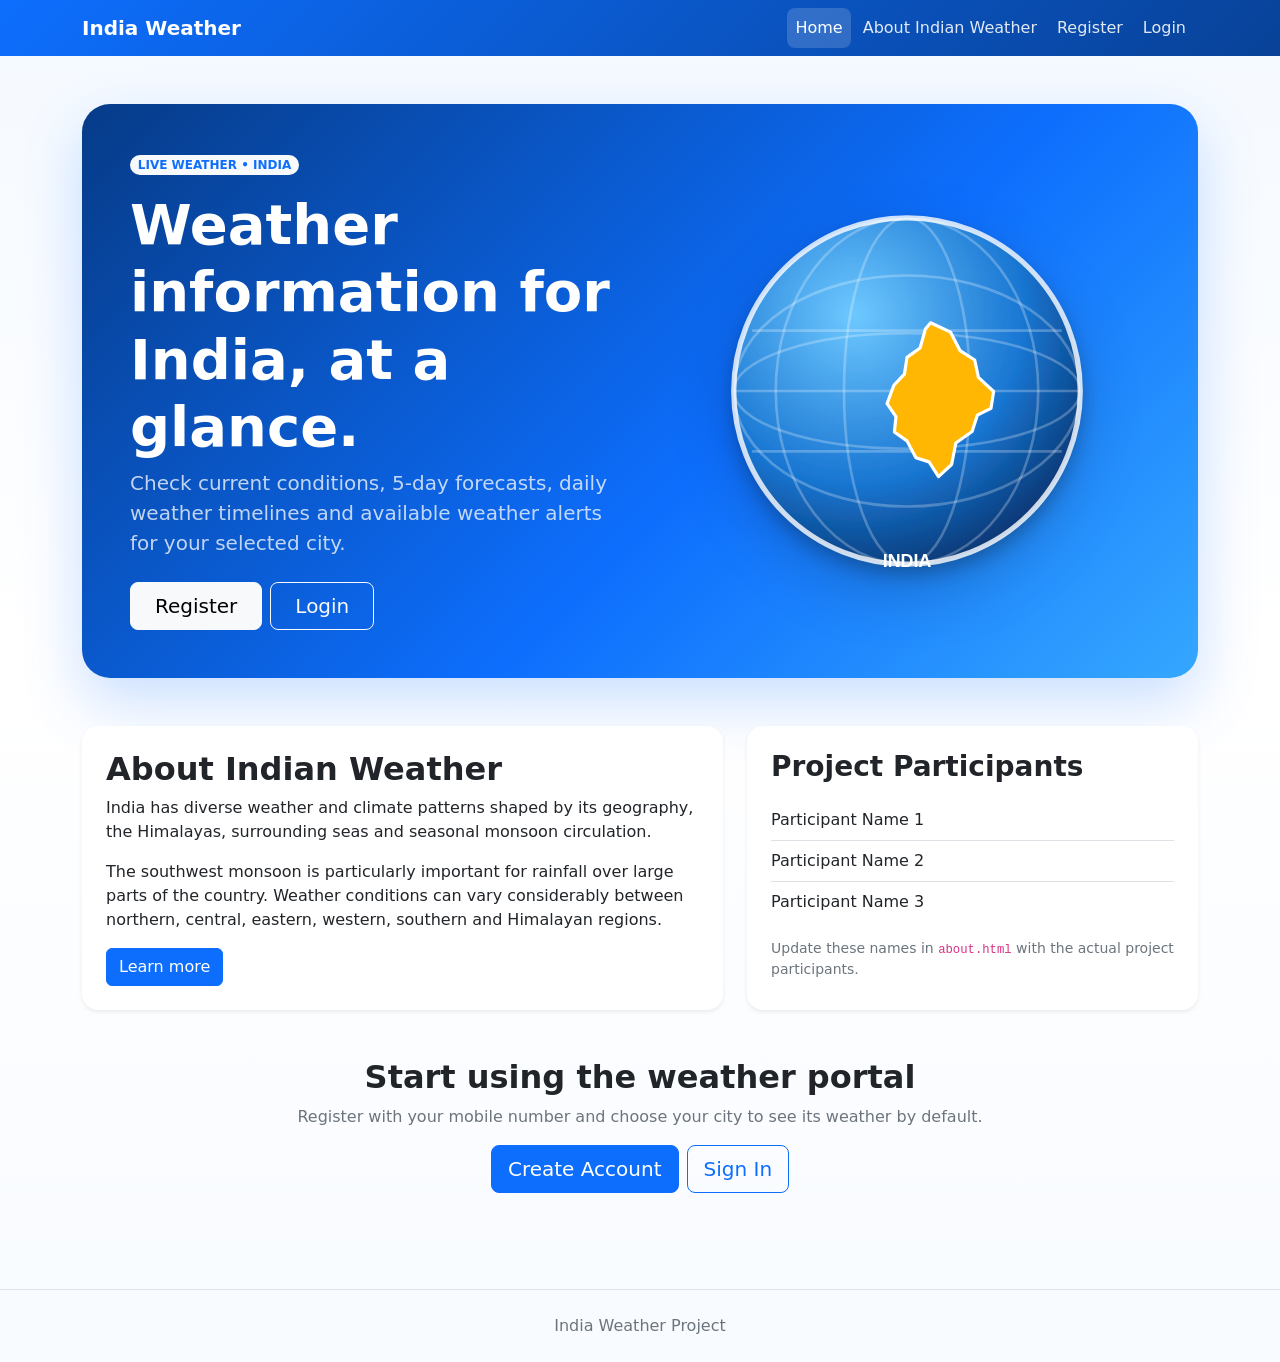
<file: src/main/webapp/index.html>
<!doctype html>
<html lang="en">
<head>
<meta charset="utf-8"><meta name="viewport" content="width=device-width,initial-scale=1">
<title>India Weather | Weather Information Portal</title>
<link href="https://cdn.jsdelivr.net/npm/bootstrap@5.3.3/dist/css/bootstrap.min.css" rel="stylesheet">
<link href="css/app.css" rel="stylesheet">
</head>
<body class="landing-bg">
<nav class="navbar navbar-expand-lg navbar-dark weather-nav">
<div class="container"><a class="navbar-brand fw-bold" href="index.html">India Weather</a>
<button class="navbar-toggler" data-bs-toggle="collapse" data-bs-target="#nav"><span class="navbar-toggler-icon"></span></button>
<div class="collapse navbar-collapse" id="nav"><div class="navbar-nav ms-auto"><a class="nav-link active" href="index.html">Home</a><a class="nav-link" href="about.html">About Indian Weather</a><a class="nav-link" href="register.html">Register</a><a class="nav-link" href="login.html">Login</a></div></div></div></nav>
<main class="container py-5">
<section class="landing-hero p-4 p-lg-5"><div class="row align-items-center g-5"><div class="col-lg-6 order-lg-2 text-center"><img src="assets/india-globe.svg" class="img-fluid landing-globe" alt="Globe showing India"></div>
<div class="col-lg-6 order-lg-1"><span class="badge rounded-pill text-bg-light text-primary mb-3">LIVE WEATHER • INDIA</span><h1 class="display-4 fw-bold">Weather information for India, at a glance.</h1><p class="lead opacity-75">Check current conditions, 5-day forecasts, daily weather timelines and available weather alerts for your selected city.</p><div class="d-flex flex-wrap gap-2 mt-4"><a class="btn btn-light btn-lg px-4" href="register.html">Register</a><a class="btn btn-outline-light btn-lg px-4" href="login.html">Login</a></div></div></div></section>
<section class="py-5"><div class="row g-4"><div class="col-lg-7"><div class="card border-0 shadow-sm h-100"><div class="card-body p-4"><h2 class="fw-bold">About Indian Weather</h2><p>India has diverse weather and climate patterns shaped by its geography, the Himalayas, surrounding seas and seasonal monsoon circulation.</p><p>The southwest monsoon is particularly important for rainfall over large parts of the country. Weather conditions can vary considerably between northern, central, eastern, western, southern and Himalayan regions.</p><a href="about.html" class="btn btn-primary">Learn more</a></div></div></div><div class="col-lg-5"><div class="card border-0 shadow-sm h-100"><div class="card-body p-4"><h3 class="fw-bold">Project Participants</h3><ul class="list-group list-group-flush mt-3"><li class="list-group-item px-0">Participant Name 1</li><li class="list-group-item px-0">Participant Name 2</li><li class="list-group-item px-0">Participant Name 3</li></ul><p class="small text-secondary mt-3 mb-0">Update these names in <code>about.html</code> with the actual project participants.</p></div></div></div></div></section>
<section class="pb-5"><div class="text-center"><h2 class="fw-bold">Start using the weather portal</h2><p class="text-secondary">Register with your mobile number and choose your city to see its weather by default.</p><a href="register.html" class="btn btn-primary btn-lg me-2">Create Account</a><a href="login.html" class="btn btn-outline-primary btn-lg">Sign In</a></div></section>
</main><footer class="py-4 text-center text-secondary border-top">India Weather Project</footer>
<script src="https://cdn.jsdelivr.net/npm/bootstrap@5.3.3/dist/js/bootstrap.bundle.min.js"></script></body></html>
</file>
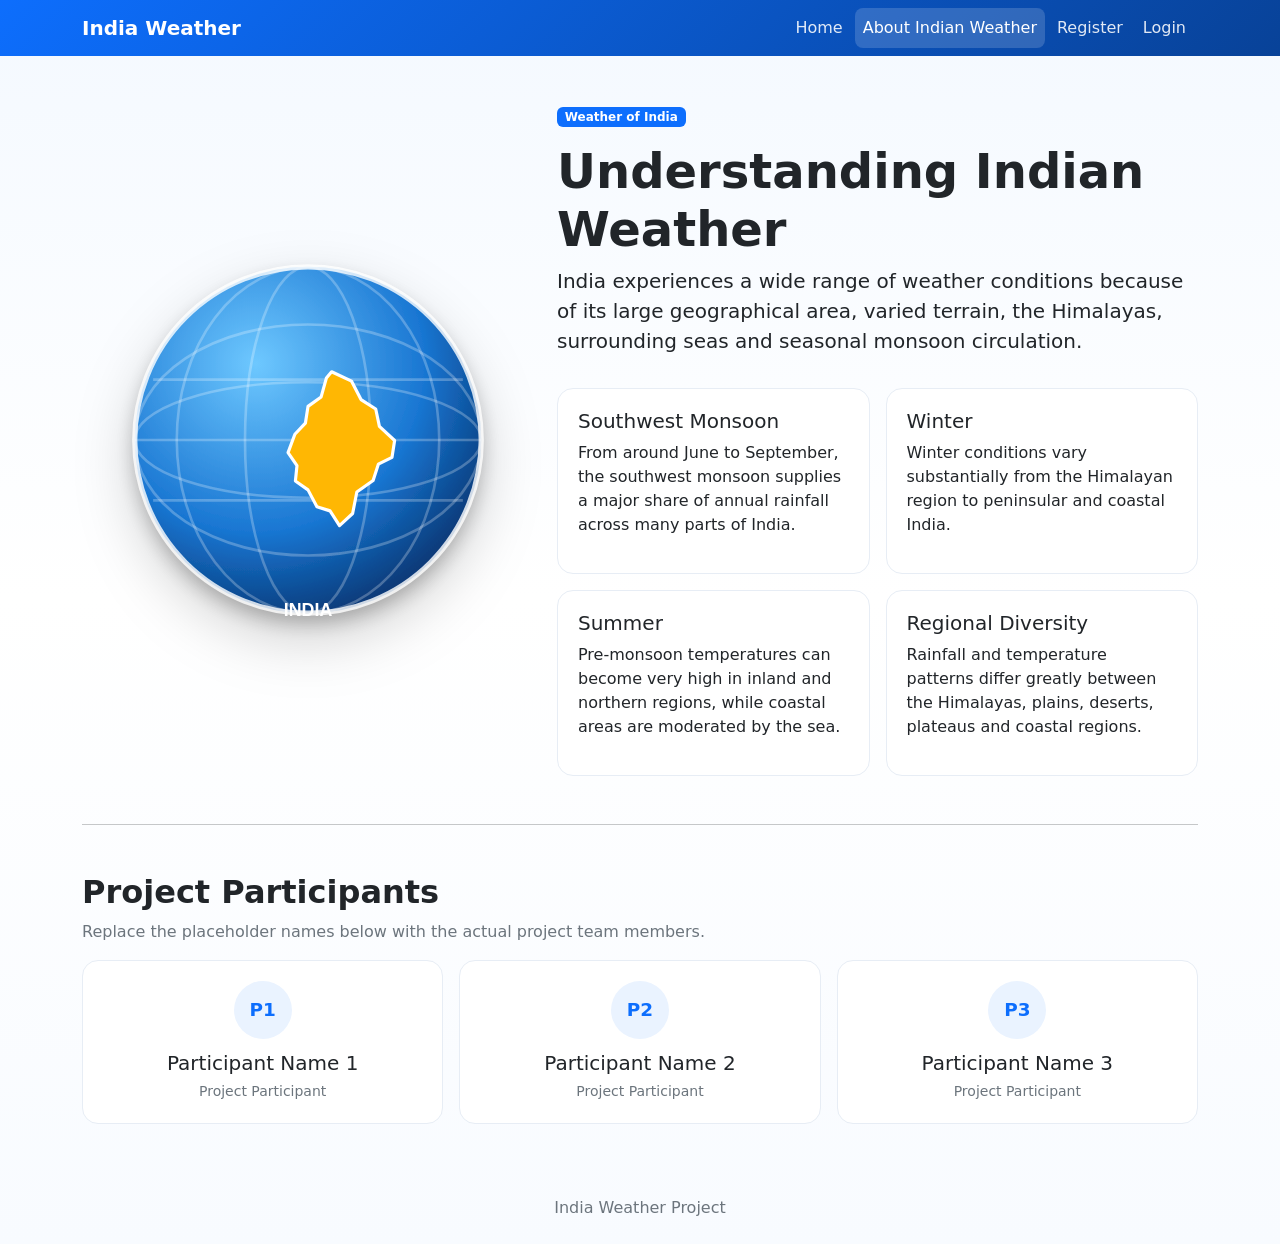
<file: src/main/webapp/about.html>
<!doctype html>
<html lang="en">
<head>
<meta charset="utf-8"><meta name="viewport" content="width=device-width,initial-scale=1">
<title>About Indian Weather | India Weather</title>
<link href="https://cdn.jsdelivr.net/npm/bootstrap@5.3.3/dist/css/bootstrap.min.css" rel="stylesheet">
<link href="css/app.css" rel="stylesheet">
</head>
<body class="landing-bg">
<nav class="navbar navbar-expand-lg navbar-dark weather-nav">
<div class="container"><a class="navbar-brand fw-bold" href="index.html">India Weather</a>
<button class="navbar-toggler" data-bs-toggle="collapse" data-bs-target="#nav"><span class="navbar-toggler-icon"></span></button>
<div class="collapse navbar-collapse" id="nav"><div class="navbar-nav ms-auto"><a class="nav-link" href="index.html">Home</a><a class="nav-link active" href="about.html">About Indian Weather</a><a class="nav-link" href="register.html">Register</a><a class="nav-link" href="login.html">Login</a></div></div></div></nav>
<main class="container py-5">
<div class="row g-4 align-items-center"><div class="col-lg-5 text-center"><img src="assets/india-globe.svg" class="img-fluid landing-globe" alt="Globe showing India"></div>
<div class="col-lg-7"><span class="badge text-bg-primary mb-3">Weather of India</span><h1 class="display-5 fw-bold">Understanding Indian Weather</h1>
<p class="lead">India experiences a wide range of weather conditions because of its large geographical area, varied terrain, the Himalayas, surrounding seas and seasonal monsoon circulation.</p>
<div class="row g-3 mt-2"><div class="col-md-6"><div class="info-card"><h5>Southwest Monsoon</h5><p>From around June to September, the southwest monsoon supplies a major share of annual rainfall across many parts of India.</p></div></div>
<div class="col-md-6"><div class="info-card"><h5>Winter</h5><p>Winter conditions vary substantially from the Himalayan region to peninsular and coastal India.</p></div></div>
<div class="col-md-6"><div class="info-card"><h5>Summer</h5><p>Pre-monsoon temperatures can become very high in inland and northern regions, while coastal areas are moderated by the sea.</p></div></div>
<div class="col-md-6"><div class="info-card"><h5>Regional Diversity</h5><p>Rainfall and temperature patterns differ greatly between the Himalayas, plains, deserts, plateaus and coastal regions.</p></div></div></div>
</div></div>
<hr class="my-5">
<section><h2 class="fw-bold">Project Participants</h2><p class="text-secondary">Replace the placeholder names below with the actual project team members.</p>
<div class="row g-3" id="participants"><div class="col-md-4"><div class="participant-card"><div class="avatar">P1</div><h5>Participant Name 1</h5><small>Project Participant</small></div></div><div class="col-md-4"><div class="participant-card"><div class="avatar">P2</div><h5>Participant Name 2</h5><small>Project Participant</small></div></div><div class="col-md-4"><div class="participant-card"><div class="avatar">P3</div><h5>Participant Name 3</h5><small>Project Participant</small></div></div></div></section>
</main><footer class="py-4 text-center text-secondary">India Weather Project</footer>
<script src="https://cdn.jsdelivr.net/npm/bootstrap@5.3.3/dist/js/bootstrap.bundle.min.js"></script></body></html>
</file>
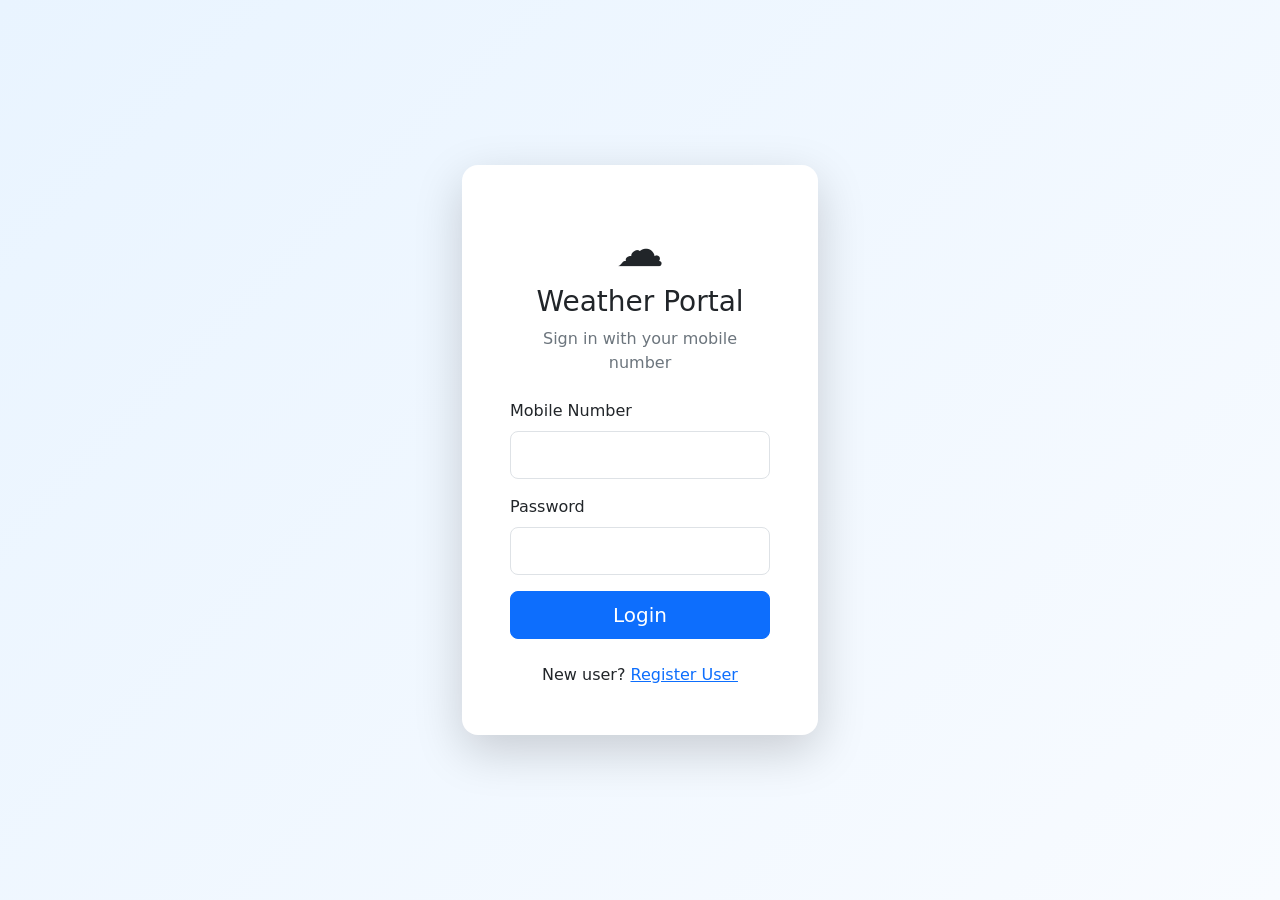
<file: src/main/webapp/login.html>
<!doctype html><html lang="en"><head><meta charset="utf-8"><meta name="viewport" content="width=device-width,initial-scale=1"><title>Weather Login</title><link href="https://cdn.jsdelivr.net/npm/bootstrap@5.3.3/dist/css/bootstrap.min.css" rel="stylesheet"><link href="css/app.css" rel="stylesheet"></head><body class="auth-bg"><div class="container"><div class="row justify-content-center align-items-center min-vh-100"><div class="col-md-5 col-lg-4"><div class="card shadow-lg border-0"><div class="card-body p-4 p-lg-5"><div class="text-center mb-4"><div class="brand-icon">☁</div><h3>Weather Portal</h3><p class="text-secondary">Sign in with your mobile number</p></div><div id="msg"></div><form id="loginForm"><div class="mb-3"><label class="form-label">Mobile Number</label><input id="mobile" class="form-control form-control-lg" inputmode="numeric" required></div><div class="mb-3"><label class="form-label">Password</label><input id="password" type="password" class="form-control form-control-lg" required></div><button class="btn btn-primary btn-lg w-100">Login</button></form><div class="text-center mt-4">New user? <a href="register.html">Register User</a></div></div></div></div></div></div><script src="js/login.js"></script></body></html>
</file>
<file: src/main/webapp/css/app.css>
body {
  font-family: Inter, system-ui, -apple-system, "Segoe UI", sans-serif;
  transition: background-color 0.3s ease, color 0.3s ease;
}

.auth-bg {
  background: linear-gradient(135deg, #e9f4ff, #f8fbff);
}

.dashboard-bg {
  background: #f4f7fb;
}

body.dark-mode {
  background: #0b1329 !important;
  color: #e2e8f0;
}

body.dark-mode .card {
  background: #131e3a;
  color: #e2e8f0;
  border-color: #1e293b;
}

body.dark-mode .forecast-card,
body.dark-mode .hourly-card,
body.dark-mode .timeline-item {
  background: #182544;
  border-color: #263558;
  color: #e2e8f0;
}

body.dark-mode .form-select,
body.dark-mode .form-control {
  background-color: #1a2748;
  border-color: #2c3e66;
  color: #fff;
}

body.dark-mode .table {
  color: #e2e8f0;
}

body.dark-mode .table-light {
  background-color: #182544;
  color: #e2e8f0;
}

.brand-icon {
  font-size: 3rem;
}

.hero-card {
  background: linear-gradient(135deg, #0d6efd, #3b82f6);
  color: #fff;
  border-radius: 18px;
}

.weather-icon {
  width: 110px;
  height: 110px;
  filter: drop-shadow(0 6px 12px rgba(0,0,0,0.15));
}

.metric {
  background: rgba(255, 255, 255, 0.16);
  border-radius: 12px;
  padding: 12px;
  backdrop-filter: blur(4px);
}

.card {
  border-radius: 16px;
  transition: transform 0.2s ease, box-shadow 0.2s ease;
}

.forecast-card, .hourly-card {
  border: 1px solid #e2e8f0;
  border-radius: 14px;
  padding: 16px;
  text-align: center;
  height: 100%;
  background: #fff;
  transition: transform 0.2s ease, box-shadow 0.2s ease;
}

.forecast-card:hover, .hourly-card:hover {
  transform: translateY(-3px);
  box-shadow: 0 8px 20px rgba(0,0,0,0.06);
}

.forecast-card img, .hourly-card img {
  width: 58px;
  height: 58px;
}

.hourly-scroll {
  display: flex;
  gap: 12px;
  overflow-x: auto;
  padding-bottom: 12px;
}

.hourly-card {
  min-width: 115px;
  flex: 0 0 auto;
}

.timeline {
  display: flex;
  gap: 12px;
  overflow-x: auto;
  padding-bottom: 10px;
}

.timeline-item {
  min-width: 160px;
  border-left: 4px solid #0d6efd;
  background: #f8fafc;
  padding: 14px;
  border-radius: 10px;
}

.alert-box {
  border-left: 4px solid #dc3545;
  background: #fff5f5;
  padding: 14px;
  border-radius: 10px;
  margin-bottom: 10px;
}

body.dark-mode .alert-box {
  background: rgba(220, 53, 69, 0.15);
  border-left-color: #ef4444;
}

.fav-btn {
  font-size: 1.5rem;
  line-height: 1;
  cursor: pointer;
  background: none;
  border: none;
  padding: 0;
  transition: transform 0.2s ease;
}

.fav-btn:hover {
  transform: scale(1.2);
}

.fav-chip {
  cursor: pointer;
  transition: all 0.2s ease;
}

.fav-chip:hover {
  transform: scale(1.05);
}

.weather-nav {
  background: linear-gradient(135deg, #0d6efd, #084298);
}

.weather-nav .nav-link {
  color: rgba(255, 255, 255, 0.88);
  margin-right: 0.25rem;
  padding: 0.5rem 0.85rem;
}

.weather-nav .nav-link:hover, .weather-nav .nav-link.active {
  color: #fff;
  background: rgba(255, 255, 255, 0.16);
  border-radius: 0.5rem;
}

#map {
  height: 620px;
  border-radius: 0.75rem;
  overflow: hidden;
}

@media(max-width: 991.98px) {
  #map { height: 500px; }
}

.landing-bg {
  background: linear-gradient(180deg, #f4f9ff 0%, #fff 48%, #f8fbff 100%);
  min-height: 100vh;
}

.landing-hero {
  border-radius: 28px;
  background: linear-gradient(135deg, #063b88 0%, #0d6efd 58%, #35a7ff 100%);
  color: #fff;
  box-shadow: 0 24px 60px rgba(13, 110, 253, 0.22);
  overflow: hidden;
}

.landing-globe {
  max-width: 420px;
  filter: drop-shadow(0 22px 28px rgba(0, 0, 0, 0.18));
}

.info-card, .participant-card {
  height: 100%;
  padding: 20px;
  border: 1px solid #e7edf5;
  border-radius: 16px;
  background: #fff;
}

.participant-card { text-align: center; }

.avatar {
  width: 58px;
  height: 58px;
  border-radius: 50%;
  display: flex;
  align-items: center;
  justify-content: center;
  margin: 0 auto 12px;
  background: #eaf3ff;
  color: #0d6efd;
  font-weight: 700;
  font-size: 1.15rem;
}

.participant-card h5 { margin-bottom: 4px; }
.participant-card small { color: #6c757d; }
</file>
